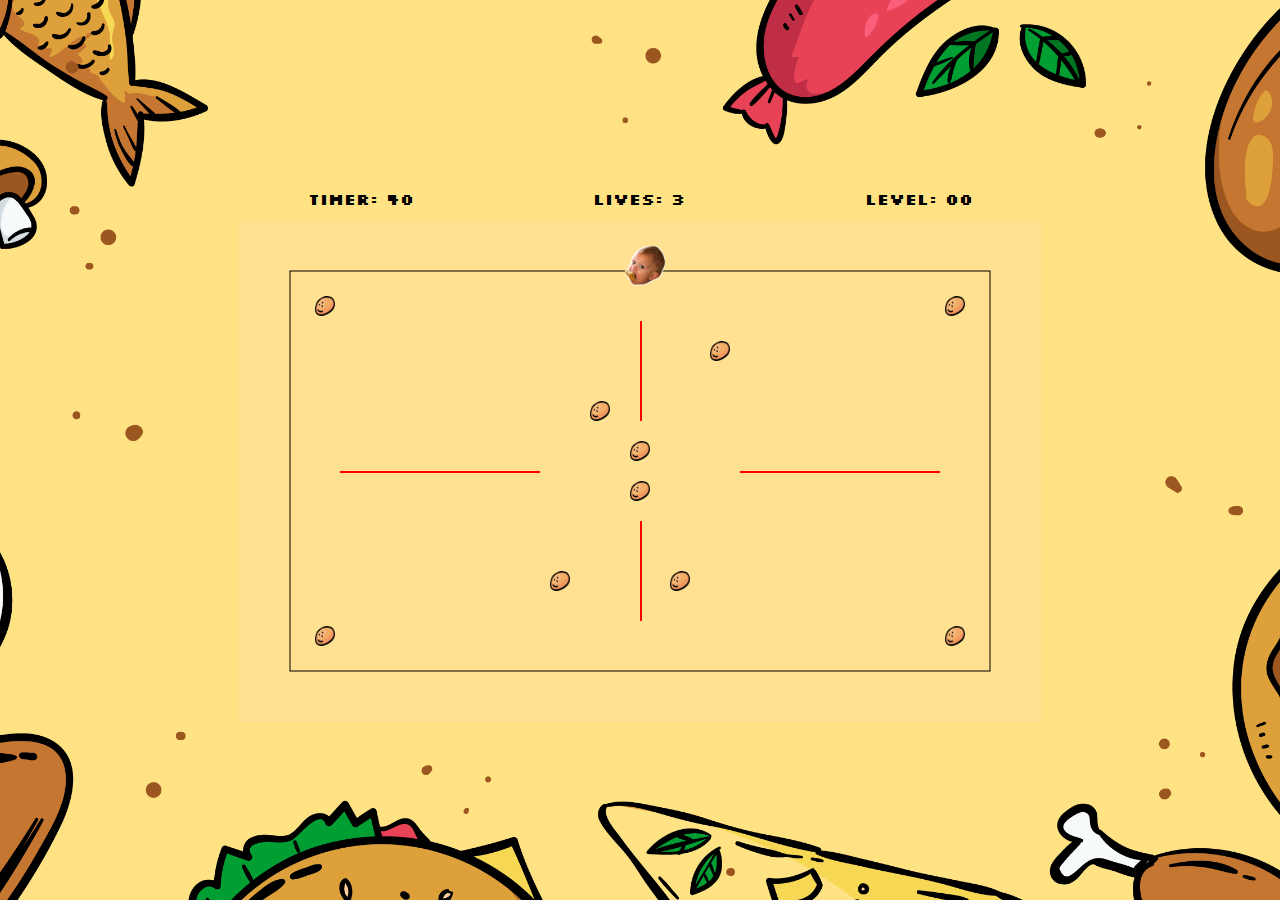
<file: index.html>
<!DOCTYPE html>
<html lang="en">

<head>
    <meta charset="UTF-8">
    <meta http-equiv="X-UA-Compatible" content="IE=edge">
    <meta name="viewport" content="width=device-width, initial-scale=1.0">
    <title>Eating Croquetas - Game</title>
    <link rel="icon" type="image/x-icon" href="./img/coin.png">
    <link rel="stylesheet" href="./style.css">
</head>

<body>
    <div class="canvas-contain">
        <div class="timer">
            <h1>Timer: <span id="chrono">00</span></h1>
            <h1 id="live">Lives: 00</h1>
            <h1>Level: 00</h1>
        </div>
        <canvas id="canvas"> ARCADE </canvas>
    </div>

    <script src="./classes/coin.js"></script>
    <script src="./classes/obstacle.js"></script>
    <script src="./classes/player.js"></script>
    <script src="./classes/levels.js"></script>
    <script src="./game.js"></script>

    <script src="./index.js"></script>
</body>

</html>
</file>
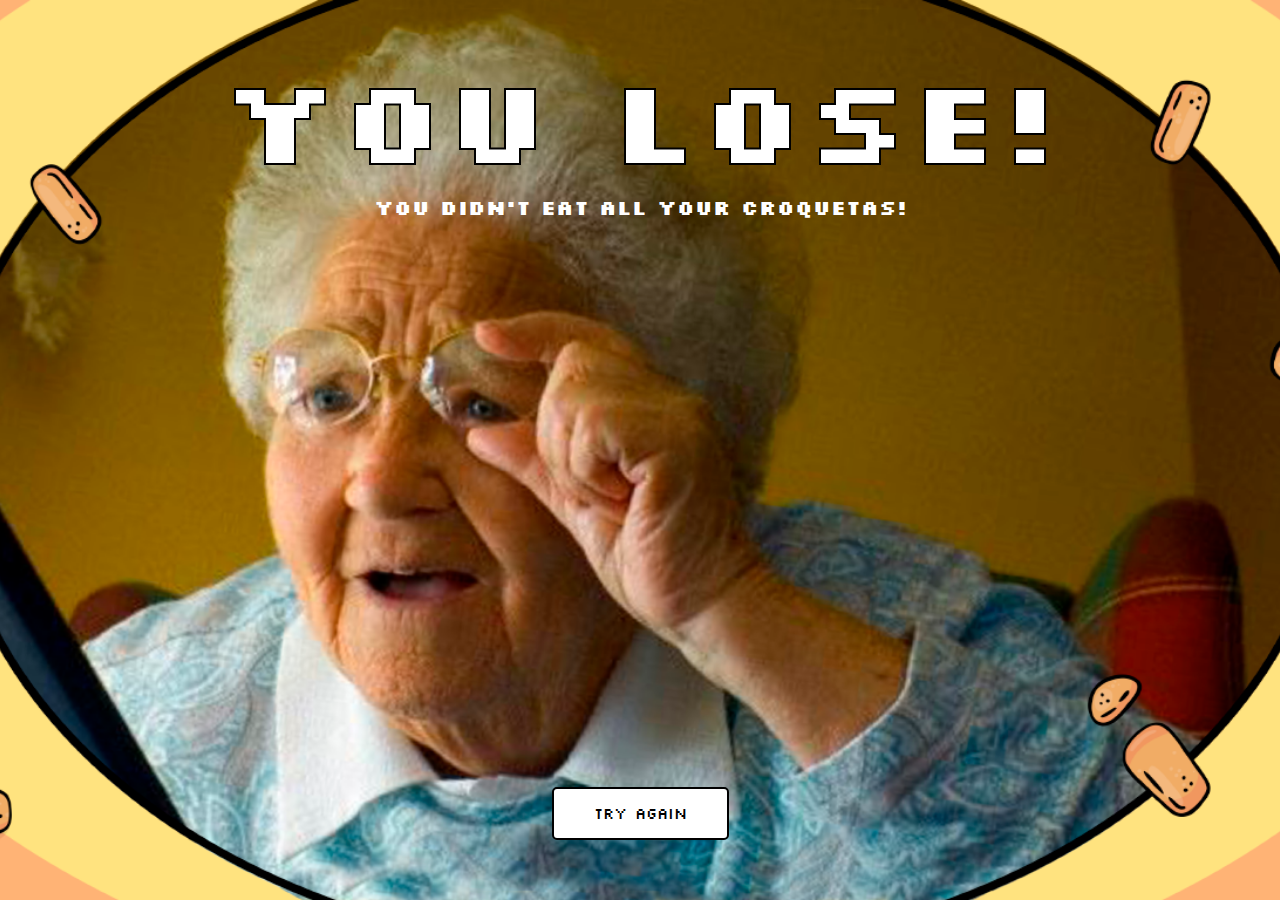
<file: gameover.html>
<!DOCTYPE html>
<html lang="en">

<head>
    <meta charset="UTF-8">
    <meta http-equiv="X-UA-Compatible" content="IE=edge">
    <meta name="viewport" content="width=device-width, initial-scale=1.0">
    <title>Eating Croquetas - Game</title>
    <link rel="icon" type="image/x-icon" href="./img/coin.png">
    <link rel="stylesheet" href="style.css">
</head>

<body>
    <div class="go-container">
        <div>
            <h1>YOU LOSE!</h1>
            <h2>YOU DIDN'T EAT ALL YOUR CROQUETAS!</h2>
        </div>
        <a href="index.html">try again</a>
    </div>

</body>

</html>
</file>
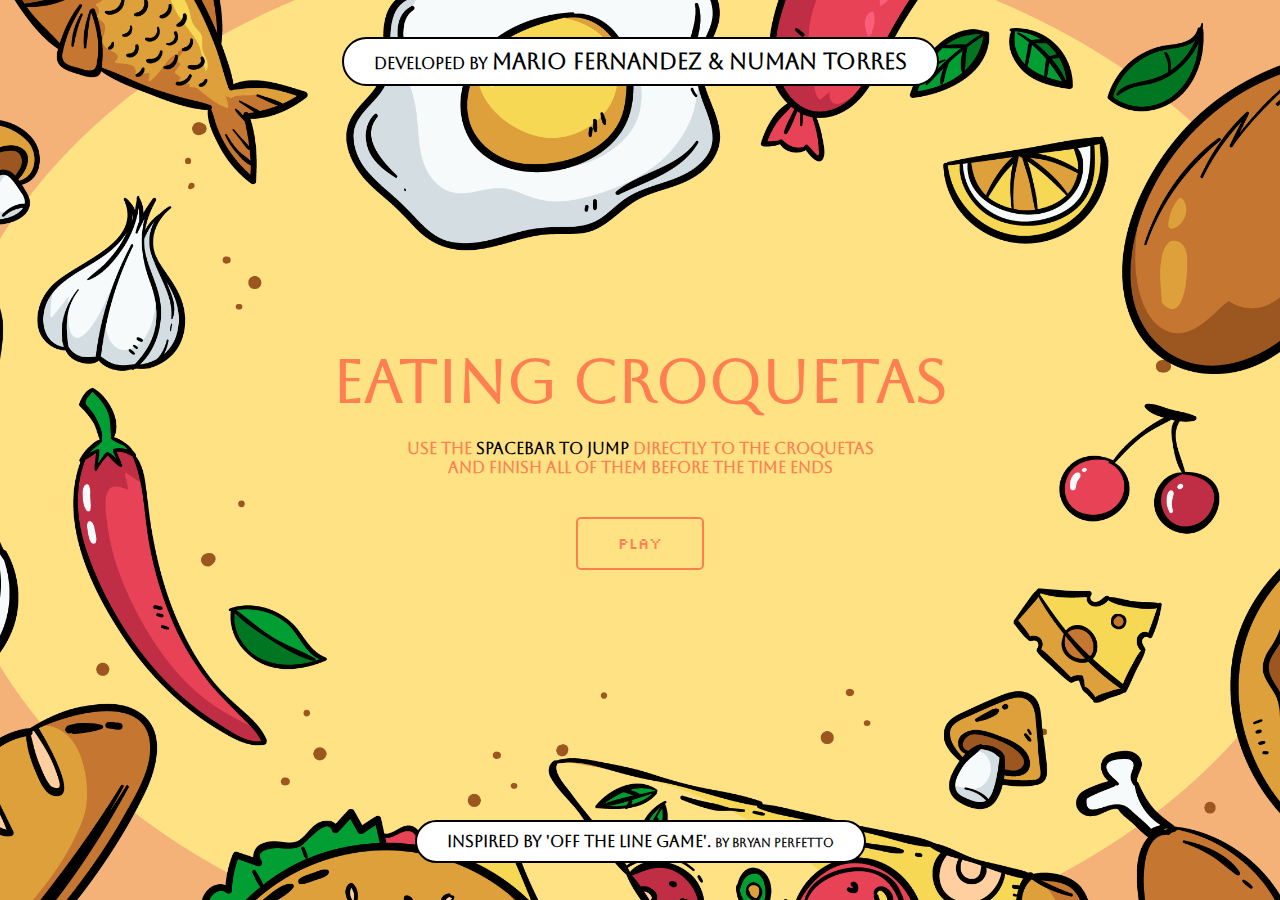
<file: onboard.html>
<!DOCTYPE html>
<html lang="en">

<head>
    <meta charset="UTF-8">
    <meta http-equiv="X-UA-Compatible" content="IE=edge">
    <meta name="viewport" content="width=device-width, initial-scale=1.0">
    <title>Eating Croquetas - Game</title>
    <link rel="icon" type="image/x-icon" href="./img/coin.png">
    <link rel="stylesheet" href="./style.css">
</head>

<body>
    <div class="ob-container">
        <h6>developed by <span id="names"> Mario Fernandez & Numan Torres</span></h6>
        <div>
            <h1>eating croquetas</h1>
            <h2>Use the <span>spacebar to jump</span> directly to the croquetas
                </br>and finish all of them before the time ends</h2>
            <a href="index.html">PLAY</a>
        </div>
        <h6>inspired by 'off the line game'. <span> by Bryan Perfetto </span></h6>
    </div>

</body>

</html>
</file>
<file: style.css>
@import url('https://fonts.googleapis.com/css2?family=Aboreto&family=Alumni+Sans+Pinstripe&family=Silkscreen&display=swap');

body,
html {
    padding: 0;
    margin: 0 auto;
}

canvas {
    border: 1px solid #ffe191;
    background-color: #ffe191;
    margin: 0 auto;
}

.canvas-contain {
    width: 100vw;
    height: 100vh;
    display: flex;
    flex-direction: column;
    justify-content: center;
    background-image: url(./img/bg-index.png);
    background-position: center;
    background-size: cover;
    background-repeat: no-repeat;
}

.timer {
    padding: 0 10%;
    display: flex;
    flex-direction: row;
    justify-content: space-evenly;
    align-items: center;
}

.canvas-contain h1 {
    color: black;
    font-family: 'Silkscreen', cursive;
    font-size: 16px;
}

.ob-container {
    width: 100vw;
    height: 100vh;
    background-image: url(./img/bg-onboard.png);
    background-position: center;
    background-size: cover;
    background-repeat: no-repeat;
    display: flex;
    flex-direction: column;
    justify-content: space-between;
    align-items: center;
    color: greenyellow;
    font-family: 'Aboreto', cursive;
    font-size: 30px;
}

.ob-container h1 {
    color: coral;
    margin: 10px;
    font-size: 60px;
}

.ob-container h2 {
    color: coral;
    font-size: 16px;
    text-align: center;
    margin-bottom: 40px;
}

.ob-container h2 span {
    color: black;
}

.ob-container div {
    display: flex;
    flex-direction: column;
    align-items: center;
    justify-content: center;
}

.ob-container h6 {
    font-size: 16px;
    border: 2px solid black;
    padding: 10px 30px;
    background-color: white;
    color: black;
    border-radius: 25px;
}

.ob-container h6 span {
    font-size: 12px;
}

#names {
    font-size: 22px;
}

.ob-container a {
    padding: 15px 40px;
    color: coral;
    border: 2px solid coral;
    border-radius: 5px;
    text-decoration: none;
    font-size: 15px;
    font-family: 'Silkscreen', cursive;
    transition: all .5s ease;
}

.ob-container a:hover {
    background-color: white;
    padding: 15px;
    color: black;
    border: 2px solid black;
    border-radius: 5px;
    text-decoration: none;
    font-size: 15px;
    cursor: pointer;
    transition: all .5s ease;
}

.go-container {
    width: 100vw;
    height: 100vh;
    background-image: url(./img/bg-gameover.png);
    background-position: center;
    background-size: cover;
    background-repeat: no-repeat;
    display: flex;
    flex-direction: column;
    justify-content: space-between;
    align-items: center;
    color: greenyellow;
    font-family: 'Aboreto', cursive;
    font-size: 30px;
}

.go-container div {
    width: 100%;
    height: 100%;
    display: flex;
    flex-direction: column;
    justify-content: flex-start;
    align-items: center;
}

.go-container div h1 {
    font-size: 120px;
    -webkit-text-stroke: 2px black;
    -webkit-text-fill-color: white;
    font-family: 'Silkscreen', cursive;
    margin: 40px 0 0;
}

.go-container div h2 {
    font-size: 20px;
    color: white;
    font-family: 'Silkscreen', cursive;
    margin: 0;
}

.go-container a {
    padding: 15px 40px;
    color: black;
    border: 2px solid black;
    border-radius: 5px;
    text-decoration: none;
    font-size: 15px;
    font-family: 'Silkscreen', cursive;
    transition: all .5s ease;
    margin: 20px 0px 60px;
    background-color: white;
}

.go-container a:hover {
    background-color: white;
    padding: 15px;
    color: black;
    border: 2px solid black;
    border-radius: 5px;
    text-decoration: none;
    font-size: 15px;
    cursor: pointer;
    transition: all .5s ease;
}

#myVideo {
    position: absolute;
    right: 0;
    bottom: 0;
    height: 100%;
    z-index: -1;
}

#youwin {
    position: relative;
    background-image: none;
    background: rgba(0, 0, 0, 0.5);
}

.overlay {
    position: absolute;
    width: 100vw;
    height: 100vh;
    background-image: url(./img/you-win0ovrlay.png);
    background-position: center;
    background-repeat: no-repeat;
    background-size: cover;
    z-index: 1;
}

#youwin a {
    z-index: 10;
}
</file>
